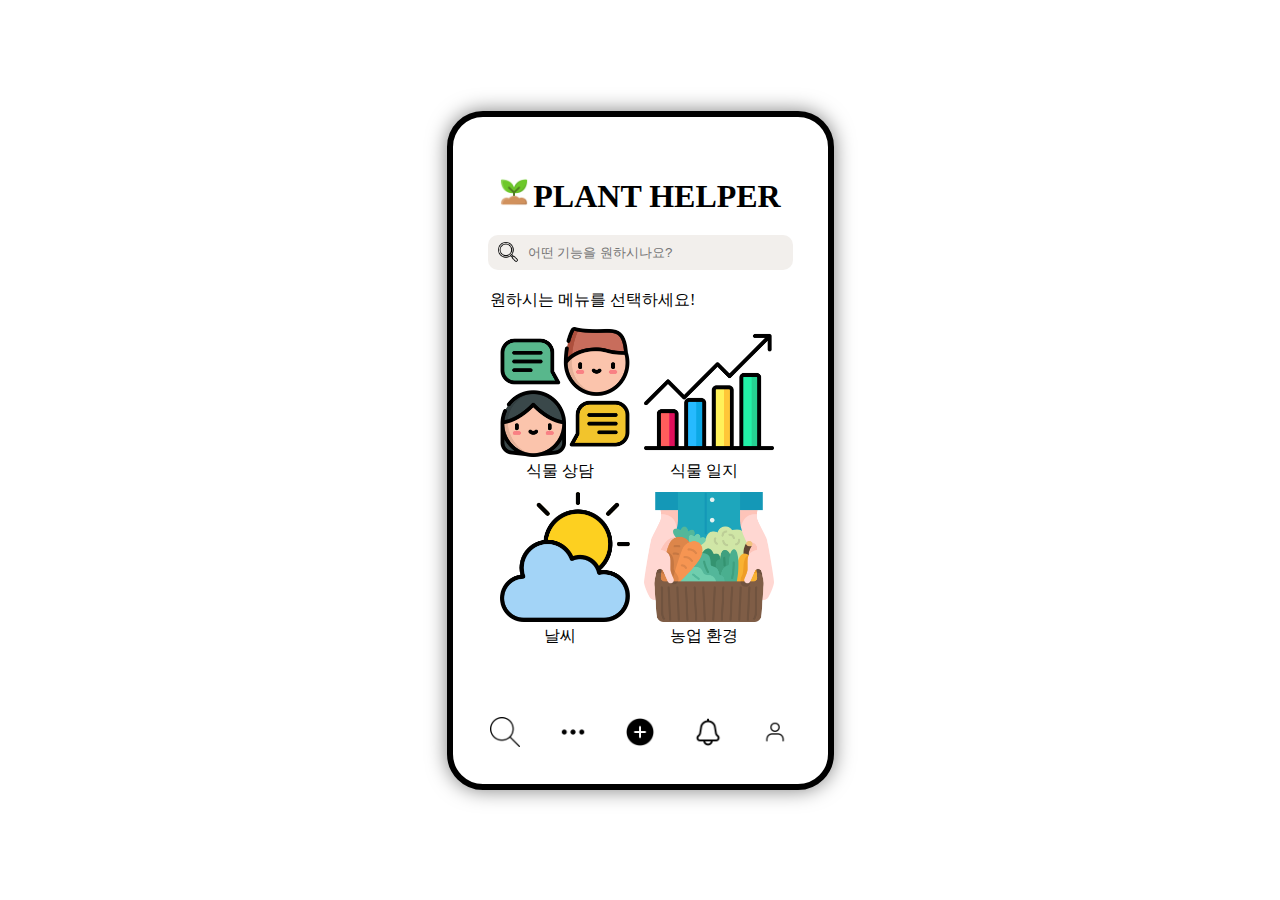
<file: index.html>
<!DOCTYPE html>
<html lang="ko">
<head>
    <meta charset="UTF-8">
    <meta name="viewport" content="width=device-width, initial-scale=1.0">
    <title>plantHelper</title>
    <link rel="stylesheet" href="index.css">
    <link rel="icon" href="./src/plantHelper_Logo.png">
</head>
<body>
    <div class="smartphone">
        <div class="screen">
            <div class="header">
                <img src="./src/sprout.png" alt="sprout">
                <h1>PLANT HELPER</h1>
            </div>
            <input id="search" type="text" placeholder="어떤 기능을 원하시나요?">
            <div class="content">
                <p>원하시는 메뉴를 선택하세요!</p>
                <a href="./menu/counseling.html">
                    <div class="menu_box">
                        <img src="./src/counseling.png">
                        식물 상담
                    </div>
                </a>
                <a href="./menu/daily_record.html">
                    <div class="menu_box">
                        <img src="./src/daily_record.png">
                        식물 일지
                    </div>
                </a>
                <a href="./menu/weather.html">
                    <div class="menu_box">
                        <img src="./src/weather.png">
                        날씨
                    </div>
                </a>
                <a href="./menu/plant_environment.html">
                    <div class="menu_box">
                        <img src="./src/plant_environment.png">
                        농업 환경
                    </div>
                </a>
            </div>
            

            <!-- <a href="page2.html" class="btn">Go to Page 2</a> -->
        </div>
        <div class="footer">
            <a href="#"><img src="./src/search.png"></a>
            <a href="#"><img src="./src/menu.png"></a>
            <a href="#"><img src="./src/add.png"></a>
            <a href="#"><img src="./src/notify.png"></a>
            <a href="#"><img src="./src/user.png"></a>         
        </div>
    </div>
</body>
</html>
</file>
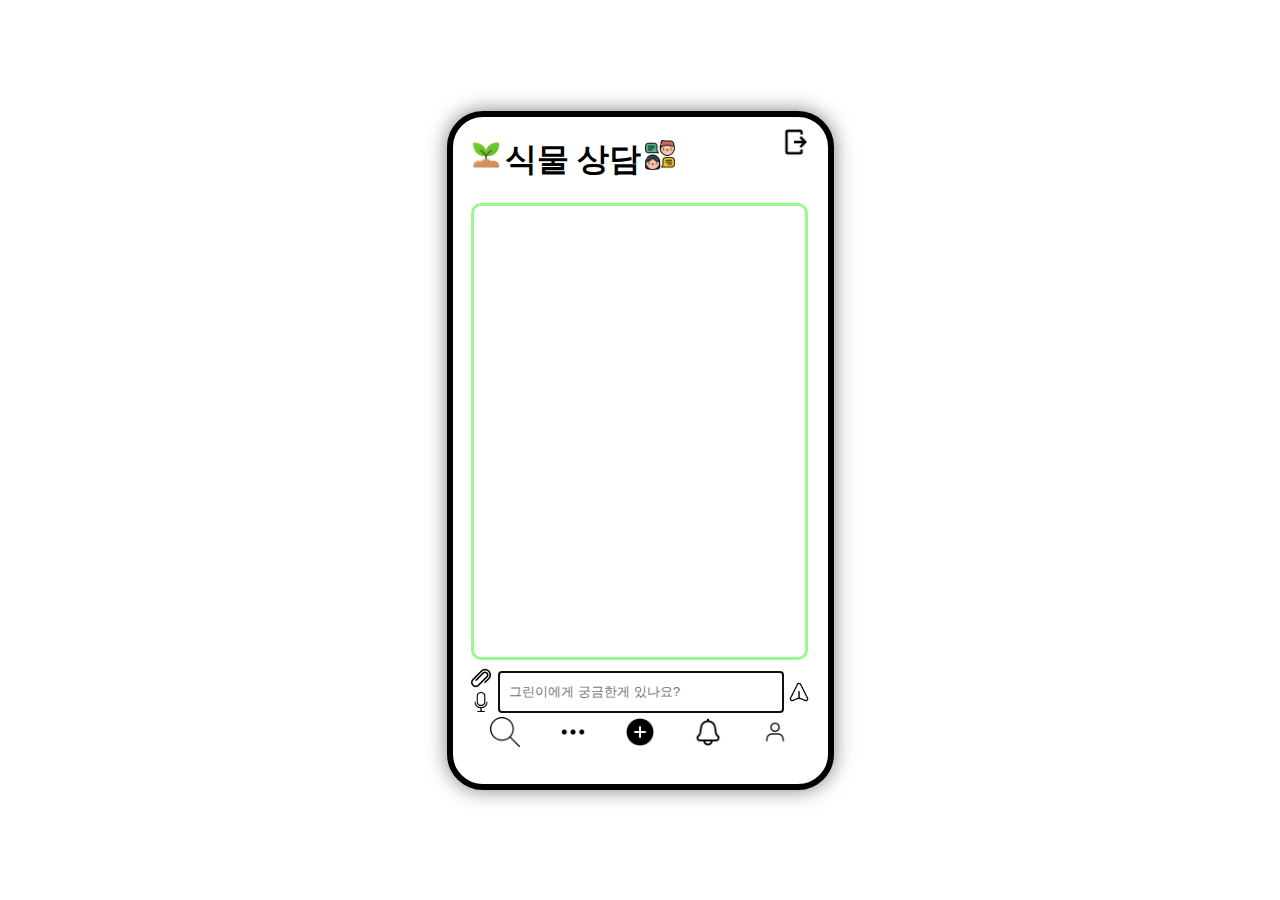
<file: menu/counseling.html>
<!DOCTYPE html>
<html lang="ko">
<head>
    <meta charset="UTF-8">
    <meta name="viewport" content="width=device-width, initial-scale=1.0">
    <title>식물 상담</title>
    <link rel="stylesheet" href="counseling.css">
    <link rel="icon" href="./../src/counseling.png">
</head>
<body>
    <div class="smartphone">
        <div class="screen">
            <div class="header">
                <img src="./../src/sprout.png" alt="sprout">
                <h1>식물 상담</h1>
                <img src="./../src/counseling.png" alt="talk">
                <a href="../index.html"><img id="back" src="./../src/back.png" alt="back"></a>
            </div>
            <div class="result_text">

            </div>
            <div class="input">
                <div class="input_method">
                    <img src="./../src/file.png">
                    <img src="./../src/speak.png">
                </div>
                <input id="input_text" type="text" placeholder="그린이에게 궁금한게 있나요?">
                <img id="send" src="./../src/submit.png">
            </div>
        </div>
        <div class="footer">
            <a href="#"><img src="../src/search.png"></a>
            <a href="#"><img src="../src/menu.png"></a>
            <a href="#"><img src="../src/add.png"></a>
            <a href="#"><img src="../src/notify.png"></a>
            <a href="#"><img src="../src/user.png"></a>         
        </div>
    </div>
    <script src="counseling.js"></script>
</body>
</html>
</file>
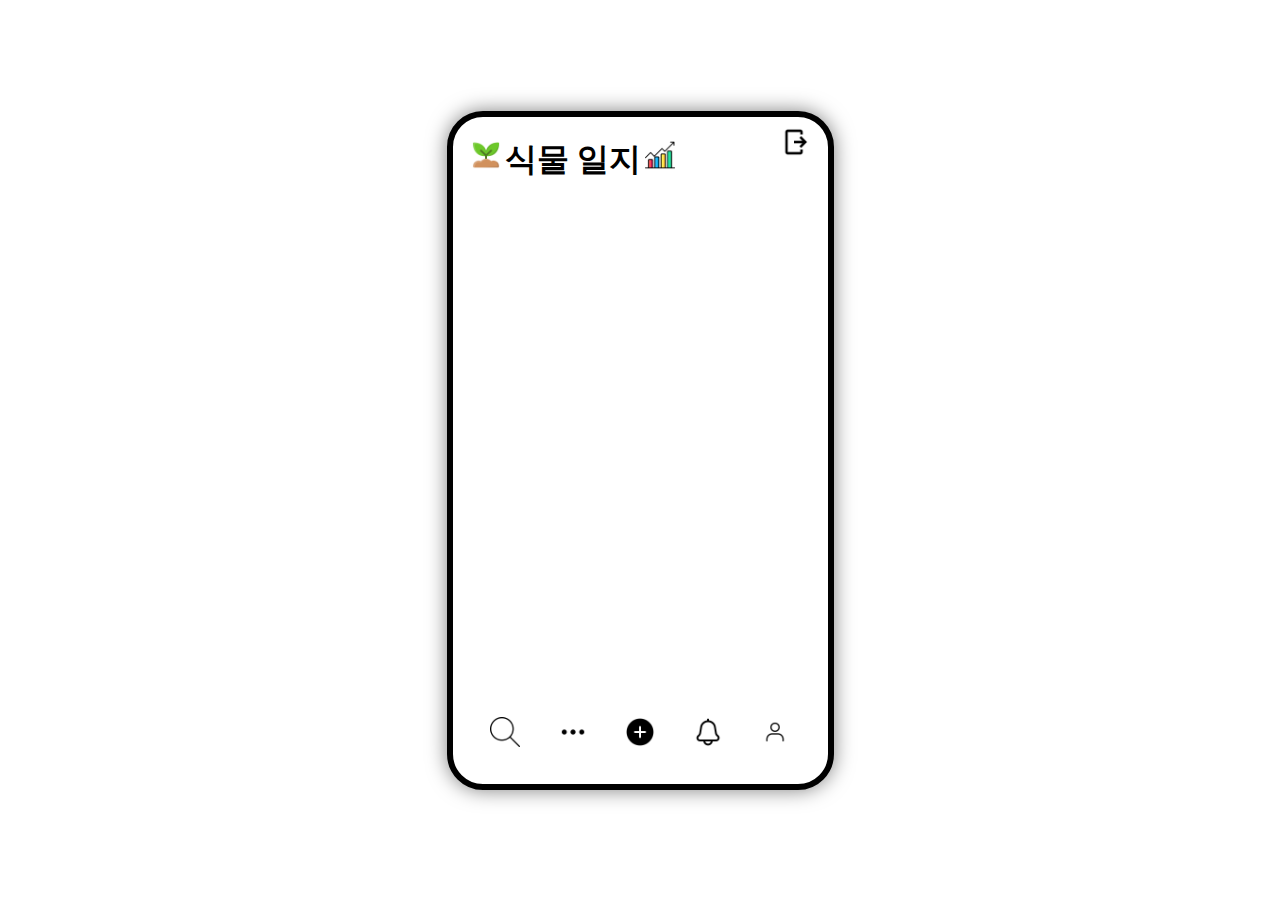
<file: menu/daily_record.html>
<!DOCTYPE html>
<html lang="ko">
<head>
    <meta charset="UTF-8">
    <meta name="viewport" content="width=device-width, initial-scale=1.0">
    <title>식물 일지</title>
    <link rel="stylesheet" href="daily_record.css">
    <link rel="icon" href="./../src/daily_record.png">
</head>
<body>
    <div class="smartphone">
        <div class="screen">
            <div class="header">
                <img src="./../src/sprout.png" alt="sprout">
                <h1>식물 일지</h1>
                <img src="./../src/daily_record.png" alt="daily_record">
                <a href="../index.html"><img id="back" src="./../src/back.png" alt="back"></a>
            </div>
        </div>
        <div class="footer">
            <a href="#"><img src="../src/search.png"></a>
            <a href="#"><img src="../src/menu.png"></a>
            <a href="#"><img src="../src/add.png"></a>
            <a href="#"><img src="../src/notify.png"></a>
            <a href="#"><img src="../src/user.png"></a>         
        </div>
    </div>
</body>
</html>
</file>
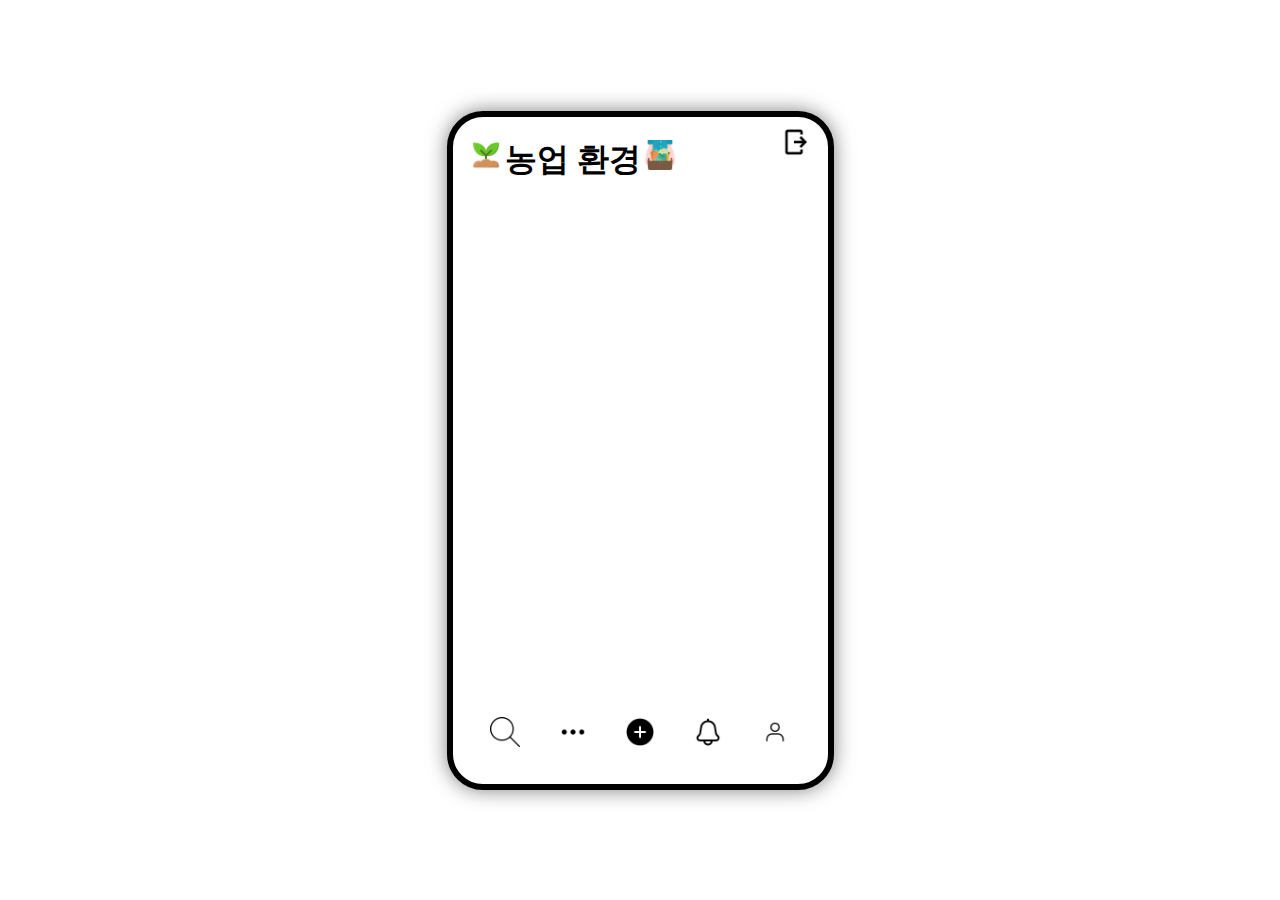
<file: menu/plant_environment.html>
<!DOCTYPE html>
<html lang="ko">
<head>
    <meta charset="UTF-8">
    <meta name="viewport" content="width=device-width, initial-scale=1.0">
    <title>농업 환경</title>
    <link rel="stylesheet" href="plant_environment.css">
    <link rel="icon" href="./../src/plant_environment.png">
</head>
<body>
    <div class="smartphone">
        <div class="screen">
            <div class="header">
                <img src="./../src/sprout.png" alt="sprout">
                <h1>농업 환경</h1>
                <img src="./../src/plant_environment.png" alt="plant_environment">
                <a href="../index.html"><img id="back" src="./../src/back.png" alt="back"></a>
            </div>
        </div>
        <div class="footer">
            <a href="#"><img src="../src/search.png"></a>
            <a href="#"><img src="../src/menu.png"></a>
            <a href="#"><img src="../src/add.png"></a>
            <a href="#"><img src="../src/notify.png"></a>
            <a href="#"><img src="../src/user.png"></a>         
        </div>
    </div>
</body>
</html>
</file>
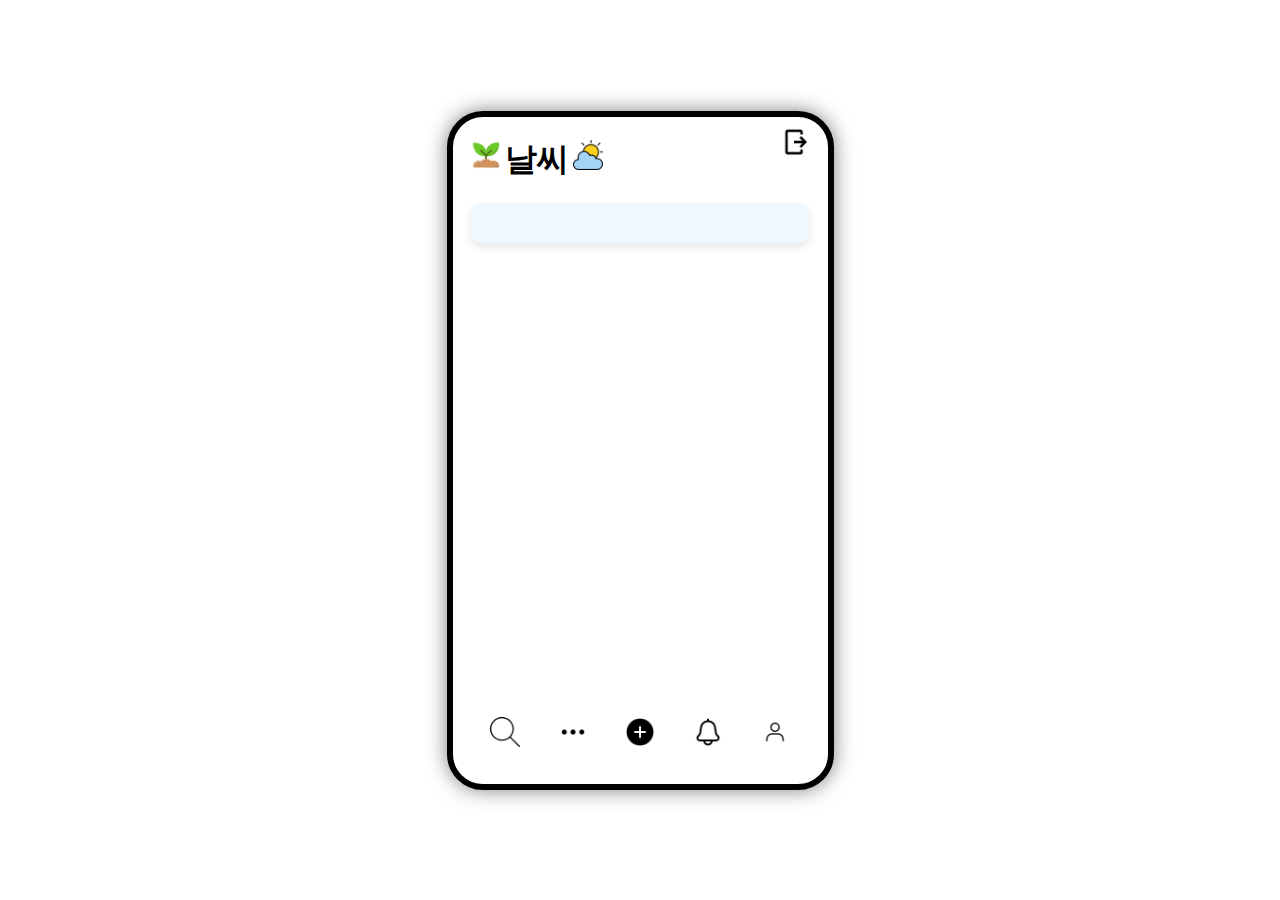
<file: menu/weather.html>
<!DOCTYPE html>
<html lang="ko">
<head>
    <meta charset="UTF-8">
    <meta name="viewport" content="width=device-width, initial-scale=1.0">
    <title>날씨</title>
    <link rel="stylesheet" href="weather.css">
    <link rel="icon" href="./../src/weather.png">
</head>
<body>
    <div class="smartphone">
        <div class="screen">
            <div class="header">
                <img src="./../src/sprout.png" alt="sprout">
                <h1>날씨</h1>
                <img src="./../src/weather.png" alt="weather">
                <a href="../index.html"><img id="back" src="./../src/back.png" alt="back"></a>
            </div>
            <div id="weather"></div>
        </div>
        <div class="footer">
            <a href="#"><img src="../src/search.png"></a>
            <a href="#"><img src="../src/menu.png"></a>
            <a href="#"><img src="../src/add.png"></a>
            <a href="#"><img src="../src/notify.png"></a>
            <a href="#"><img src="../src/user.png"></a>         
        </div>
    </div>
    <script src="./weather.js"></script>
</body>
</html>
</file>
<file: index.css>
body {
  display: flex;
  justify-content: center;
  align-items: center;
  height: 100vh;
  margin: 0;
}

.smartphone {
  width: 375px;
  height: 667px;
  border: 6px solid black;
  border-radius: 36px;
  background-color: white;
  box-shadow: 0 0 20px rgba(0, 0, 0, 0.5);
  overflow: hidden;
  position: relative;
}

.screen {
  width: 100%;
  height: 90%;
  display: flex;
  justify-content: center;
  align-items: center;
  flex-direction: column;
}

a{
  cursor: grab;
  text-decoration: none;
  color: black;
}

.header{
  width: 100%;
  text-align: center;
}

.header img {
  width: 30px;
}
.header h1 {
  display: inline;
}

#search{
  border-radius: 10px;
  width: 60%;
  padding: 10px 40px;
  margin: 20px;
  border: none;
  background-image: url('./src/magnifier.png');
  background-repeat: no-repeat;
  background-size: 20px 20px;
  background-position: 10px center;
  background-color: rgb(242, 239, 236);
}

.content{
  width: 80%;
}
.content p{
  margin-top: 0px;
}
.menu_box{
  display: inline-block;
  width: 40%;
  text-align: center;
  margin: 0px 10px 10px 10px;
}
.menu_box img{
  width: 130px;
}

.footer{
  width: 100%;
  display: flex;
  justify-content: space-evenly;
}
.footer img{
  width: 30px;
}
</file>
<file: menu/counseling.css>
body {
  display: flex;
  justify-content: center;
  align-items: center;
  height: 100vh;
  margin: 0;
}

.smartphone {
  width: 375px;
  height: 667px;
  border: 6px solid black;
  border-radius: 36px;
  background-color: white;
  box-shadow: 0 0 20px rgba(0, 0, 0, 0.5);
  overflow: hidden;
  position: relative;
}

.screen {
  width: 90%;
  height: 90%;
  margin: 0px 5%;
}

.header img{
  width: 30px;
}
.header h1{
  display: inline-block;
}
.header #back{
  float: right;
  margin-top: 10px;
}

.result_text{
  border: 3px solid rgb(153, 249, 142);
  border-radius: 10px;
  width: 98%;
  height: 75%;
  overflow: auto;
  display: flex;
  flex-direction: column;
}
.user{
  background-color: greenyellow;
  margin: 5px;
  margin-left: auto;
  text-align: right;
  border-radius: 10px;
  padding: 5px;
  border: solid 1px black;
}
.response{
  background-color: bisque;
  margin: 5px;
  margin-right: auto;
  border-radius: 10px;
  padding: 5px;
  border: 1px solid black;
}
.input{
  display: flex;
  justify-content: center;
  align-items: center;
  margin-top: 8px;
  gap: 5px;
}
.input_method{
  display: block;
  width: 25px;
}
.input img{
  width: 20px;
}
#input_text{
  border: 1px solid rgb(0, 0, 0);
  border-radius: 3px;
  width: 88%;
  height: 20px;
  padding: 10px;
}

.footer{
  width: 100%;
  display: flex;
  justify-content: space-evenly;
}
.footer img{
  width: 30px;
}
</file>
<file: menu/daily_record.css>
body {
  display: flex;
  justify-content: center;
  align-items: center;
  height: 100vh;
  margin: 0;
}

.smartphone {
  width: 375px;
  height: 667px;
  border: 6px solid black;
  border-radius: 36px;
  background-color: white;
  box-shadow: 0 0 20px rgba(0, 0, 0, 0.5);
  overflow: hidden;
  position: relative;
}

.screen {
  width: 90%;
  height: 90%;
  margin: 0px 5%;
}

.header img{
  width: 30px;
}
.header h1{
  display: inline-block;
}
.header #back{
  float: right;
  margin-top: 10px;
}

.footer{
  width: 100%;
  display: flex;
  justify-content: space-evenly;
}
.footer img{
  width: 30px;
}
</file>
<file: menu/plant_environment.css>
body {
  display: flex;
  justify-content: center;
  align-items: center;
  height: 100vh;
  margin: 0;
}

.smartphone {
  width: 375px;
  height: 667px;
  border: 6px solid black;
  border-radius: 36px;
  background-color: white;
  box-shadow: 0 0 20px rgba(0, 0, 0, 0.5);
  overflow: hidden;
  position: relative;
}

.screen {
  width: 90%;
  height: 90%;
  margin: 0px 5%;
}

.header img{
  width: 30px;
}
.header h1{
  display: inline-block;
}
.header #back{
  float: right;
  margin-top: 10px;
}

.footer{
  width: 100%;
  display: flex;
  justify-content: space-evenly;
}
.footer img{
  width: 30px;
}
</file>
<file: menu/weather.css>
body {
  display: flex;
  justify-content: center;
  align-items: center;
  height: 100vh;
  margin: 0;
}

.smartphone {
  width: 375px;
  height: 667px;
  border: 6px solid black;
  border-radius: 36px;
  background-color: white;
  box-shadow: 0 0 20px rgba(0, 0, 0, 0.5);
  overflow: hidden;
  position: relative;
}

.screen {
  width: 90%;
  height: 90%;
  margin: 0px 5%;
}

.header img{
  width: 30px;
}
.header h1{
  display: inline-block;
}
.header #back{
  float: right;
  margin-top: 10px;
}

#weather {
  display: flex;
  flex-wrap: wrap;
  justify-content: space-around;
  align-items: center;
  background-color: #f0f8ff;
  border-radius: 10px;
  padding: 20px;
  box-shadow: 0 4px 8px rgba(0, 0, 0, 0.1);
  max-width: 500px;
  margin: 0 auto;
}

#weather img {
  max-width: 100px;
  max-height: 100px;
  margin-right: 20px;
}

#weather p {
  flex: 1 1 100%;
  margin: 5px 0;
  padding: 10px;
  background-color: #e0f7fa;
  border-radius: 5px;
  text-align: center;
  font-size: 1rem;
  color: #333;
  box-shadow: 0 2px 4px rgba(0, 0, 0, 0.1);
}

#weather p:first-child {
  font-weight: bold;
  font-size: 1.2rem;
}

.footer{
  width: 100%;
  display: flex;
  justify-content: space-evenly;
}
.footer img{
  width: 30px;
}
</file>
